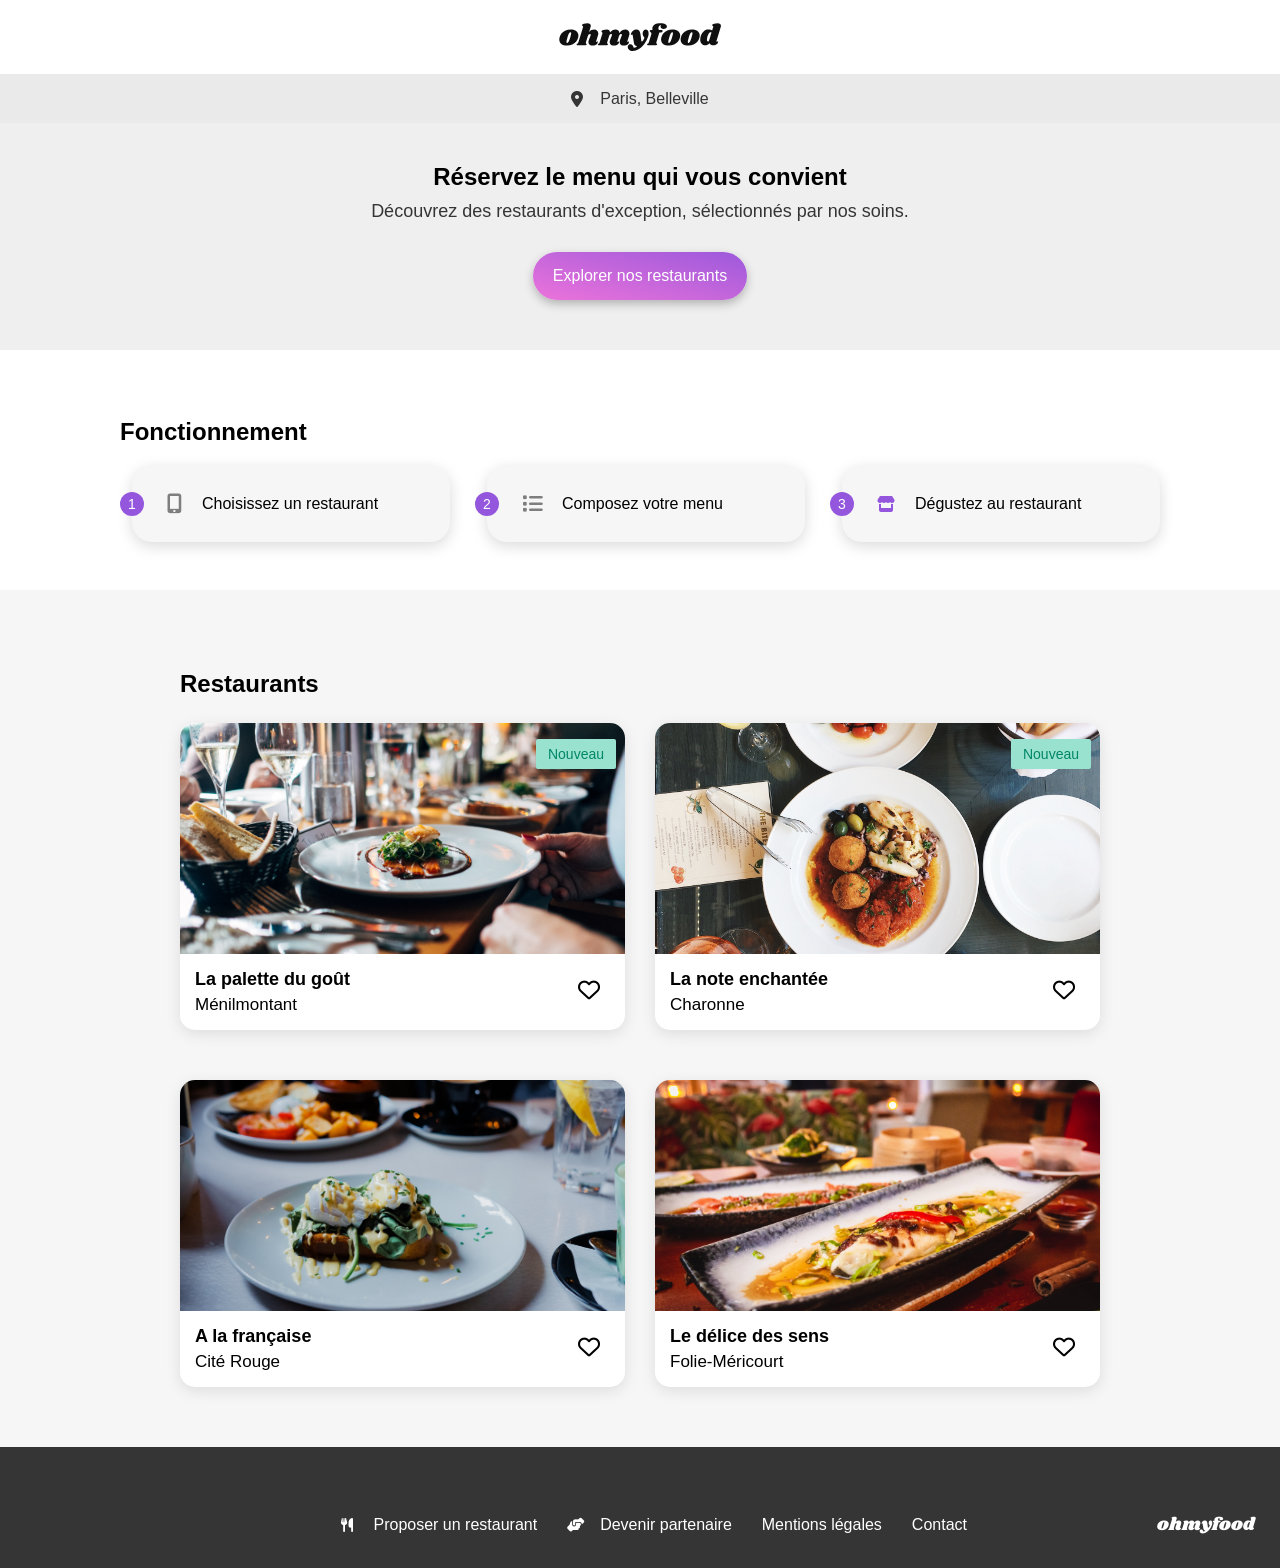
<file: index.html>
<!DOCTYPE html>
<html lang="fr">
<head>
    <meta charset="UTF-8">
    <meta name="viewport" content="width=device-width, initial-scale=1.0">
    <title>Ohmyfood - Réservez le menu qui vous convient</title>
    <!-- FontAwesome pour les icônes -->
    <link rel="stylesheet" href="https://cdnjs.cloudflare.com/ajax/libs/font-awesome/6.5.1/css/all.min.css">
    <!-- Fichier CSS compilé par le prépro Sass -->
    <link rel="stylesheet" href="./sass/main.css">
</head>
<body>



    <!-- spinner -->



    <div class="loader-container">
        <div class="loader-spinner"></div>
    </div>


    <!-- 1. HEADER -->
    <header class="header">
        <h1 class="header__logo">
            <img  class="header__img"  src="assets/images/logo/ohmyfood@2x.svg" alt="Ohmyfood">
        </h1>
    </header>

    <main>
        <!-- 2. LOCALISATION -->
        <div class="location">
            <i class="fa-solid fa-location-dot location__icon"></i>
            <span class="location__text">Paris, Belleville</span>
        </div>

        <!-- 3. PRESENTATION -->
        <section class="explore">
            <h2 class="explore__title">Réservez le menu qui vous convient</h2>
            <p class="explore__subtitle">Découvrez des restaurants d'exception, sélectionnés par nos soins.</p>
            <a href="#restaurants" class="explore__btn">Explorer nos restaurants</a>
        </section>

<!-- 4. FONCTIONNEMENT -->
<section class="functioning">
    <h2 class="functioning__title">Fonctionnement</h2>
    <ol class="functioning__list">
        <li class="functioning__step">
            <span class="functioning__number">1</span>
            <i class="fa-solid fa-mobile-screen-button functioning__icon"></i>
            <span class="functioning__text">Choisissez un restaurant</span>
        </li>
        <li class="functioning__step">
            <span class="functioning__number">2</span>
            <i class="fa-solid fa-list functioning__icon"></i>
            <span class="functioning__text">Composez votre menu</span>
        </li>
        <li class="functioning__step">
            <span class="functioning__number">3</span>
            <i class="fa-solid fa-store functioning__icon--active"></i>
            <span class="functioning__text">Dégustez au restaurant</span>
        </li>
    </ol>
</section>

        <!-- 5. RESTAURANTS -->
    <section id="restaurants" class="restaurants">
        <div class="restaurants__container">
    <h2 class="restaurants__title">Restaurants</h2>
    <div class="restaurants__cards">
                
                <!-- Carte 1 -->
<article class="restaurant-card restaurant-card--1">

    <a href="./restaurant/restaurant-1.html" class="restaurant-card__link">
        <div class="restaurant-card__img-container">

            <img src="./assets/images/logo/restaurants/jay-wennington-N_Y88TWmGwA-unsplash.jpg" alt="La palette du goût" class="restaurant-card__img">
            <span class="restaurant-card__badge">Nouveau</span>
        </div>
        
        <div class="restaurant-card__content">
            <div class="restaurant-card__txt">
                <h3 class="restaurant-card__title">La palette du goût</h3>
                <p class="restaurant-card__subtitle">Ménilmontant</p>
            </div>
        </div>
    </a> 


    <div class="restaurant-card__heart">
        <input type="checkbox" id="heart1" class="restaurant-card__checkbox">
        <label for="heart1" class="restaurant-card__heart-btn">
            <i class="fa-regular fa-heart"></i>
            <i class="fa-solid fa-heart"></i>
        </label>
    </div>
</article>

        <article class="restaurant-card restaurant-card--2">
            <a href="./restaurant/restaurant-2.html" class="restaurant-card__link">
                <div class="restaurant-card__img-container">
                    <img src="./assets/images/logo/restaurants/stil-u2Lp8tXIcjw-unsplash.jpg" alt="La palette du goût" class="restaurant-card__img">
                    <span class="restaurant-card__badge">Nouveau</span>                    
                </div>
                <div class="restaurant-card__content">
                    <div class="restaurant-card__txt">
                        <h3 class="restaurant-card__title">La note enchantée</h3>
                        <p class="restaurant-card__subtitle">Charonne</p>
                    </div>
                    <div class="restaurant-card__heart">
                        <input type="checkbox" id="heart2" class="restaurant-card__checkbox"> 


                        <label for="heart2" class="restaurant-card__heart-btn">
                        <i class="fa-regular fa-heart "></i>
                        <i class="fa-solid fa-heart "></i>
                    </label>
                    </div>
                </div>
            </a>
        </article>

        <article class="restaurant-card restaurant-card--3">
            <a href="./restaurant/restaurant-3.html" class="restaurant-card__link">
                <div class="restaurant-card__img-container">
                    <img src="./assets/images/logo/restaurants/toa-heftiba-DQKerTsQwi0-unsplash.jpg" alt="La palette du goût" class="restaurant-card__img">
                
                </div>
                <div class="restaurant-card__content">
                    <div class="restaurant-card__txt">
                        <h3 class="restaurant-card__title">A la française</h3>
                        <p class="restaurant-card__subtitle">Cité Rouge</p>
                    </div>
                    <div class="restaurant-card__heart">
                        <input type="checkbox" id="heart3" class="restaurant-card__checkbox"> 

                        <label for="heart3" class="restaurant-card__heart-btn">
                        <i class="fa-regular fa-heart "></i>
                        <i class="fa-solid fa-heart "></i>
                    </label>
                    </div>
                </div>
            </a>
        </article>

        <article class="restaurant-card restaurant-card--4">
            <a href="./restaurant/restaurant-4.html" class="restaurant-card__link">
                <div class="restaurant-card__img-container">
                    <img src="./assets/images/logo/restaurants/louis-hansel-shotsoflouis-qNBGVyOCY8Q-unsplash.jpg" alt="La palette du goût" class="restaurant-card__img">
                  
                </div>
                <div class="restaurant-card__content">
                    <div class="restaurant-card__txt">
                        <h3 class="restaurant-card__title">Le délice des sens</h3>
                        <p class="restaurant-card__subtitle">Folie-Méricourt</p>
                    </div>
                    <div class="restaurant-card__heart">
                        <input type="checkbox" id="heart4" class="restaurant-card__checkbox"> 

                        <label for="heart4" class="restaurant-card__heart-btn">
                        <i class="fa-regular fa-heart "></i>
                        <i class="fa-solid fa-heart "></i>
                    </label>
                    </div>
                </div>
            </a>
        </article>

            </div>
            </div>
        </section>
    </main>

   

    <!-- 6. FOOTER -->
<footer class="footer">
    <div class="footer__container">
        <!-- Logo Ohmyfood -->
        <h2 class="footer__logo">ohmyfood</h2>

        <!-- Liste des liens -->
        <ul class="footer__list">
            <li class="footer__item">
                <a href="#" class="footer__link">
                    <i class="fa-solid fa-utensils footer__icon"></i>
                    Proposer un restaurant
                </a>
            </li>
            <li class="footer__item">
                <a href="#" class="footer__link">
                    <i class="fa-solid fa-handshake-angle footer__icon"></i>
                    Devenir partenaire
                </a>
            </li>
            <li class="footer__item">
                <a href="#" class="footer__link">Mentions légales</a>
            </li>
            <li class="footer__item">
                <a href="mailto:contact@ohmyfood.com" class="footer__link">Contact</a>
            </li>
        </ul>
    </div>
</footer>

</body>
</html>
</file>
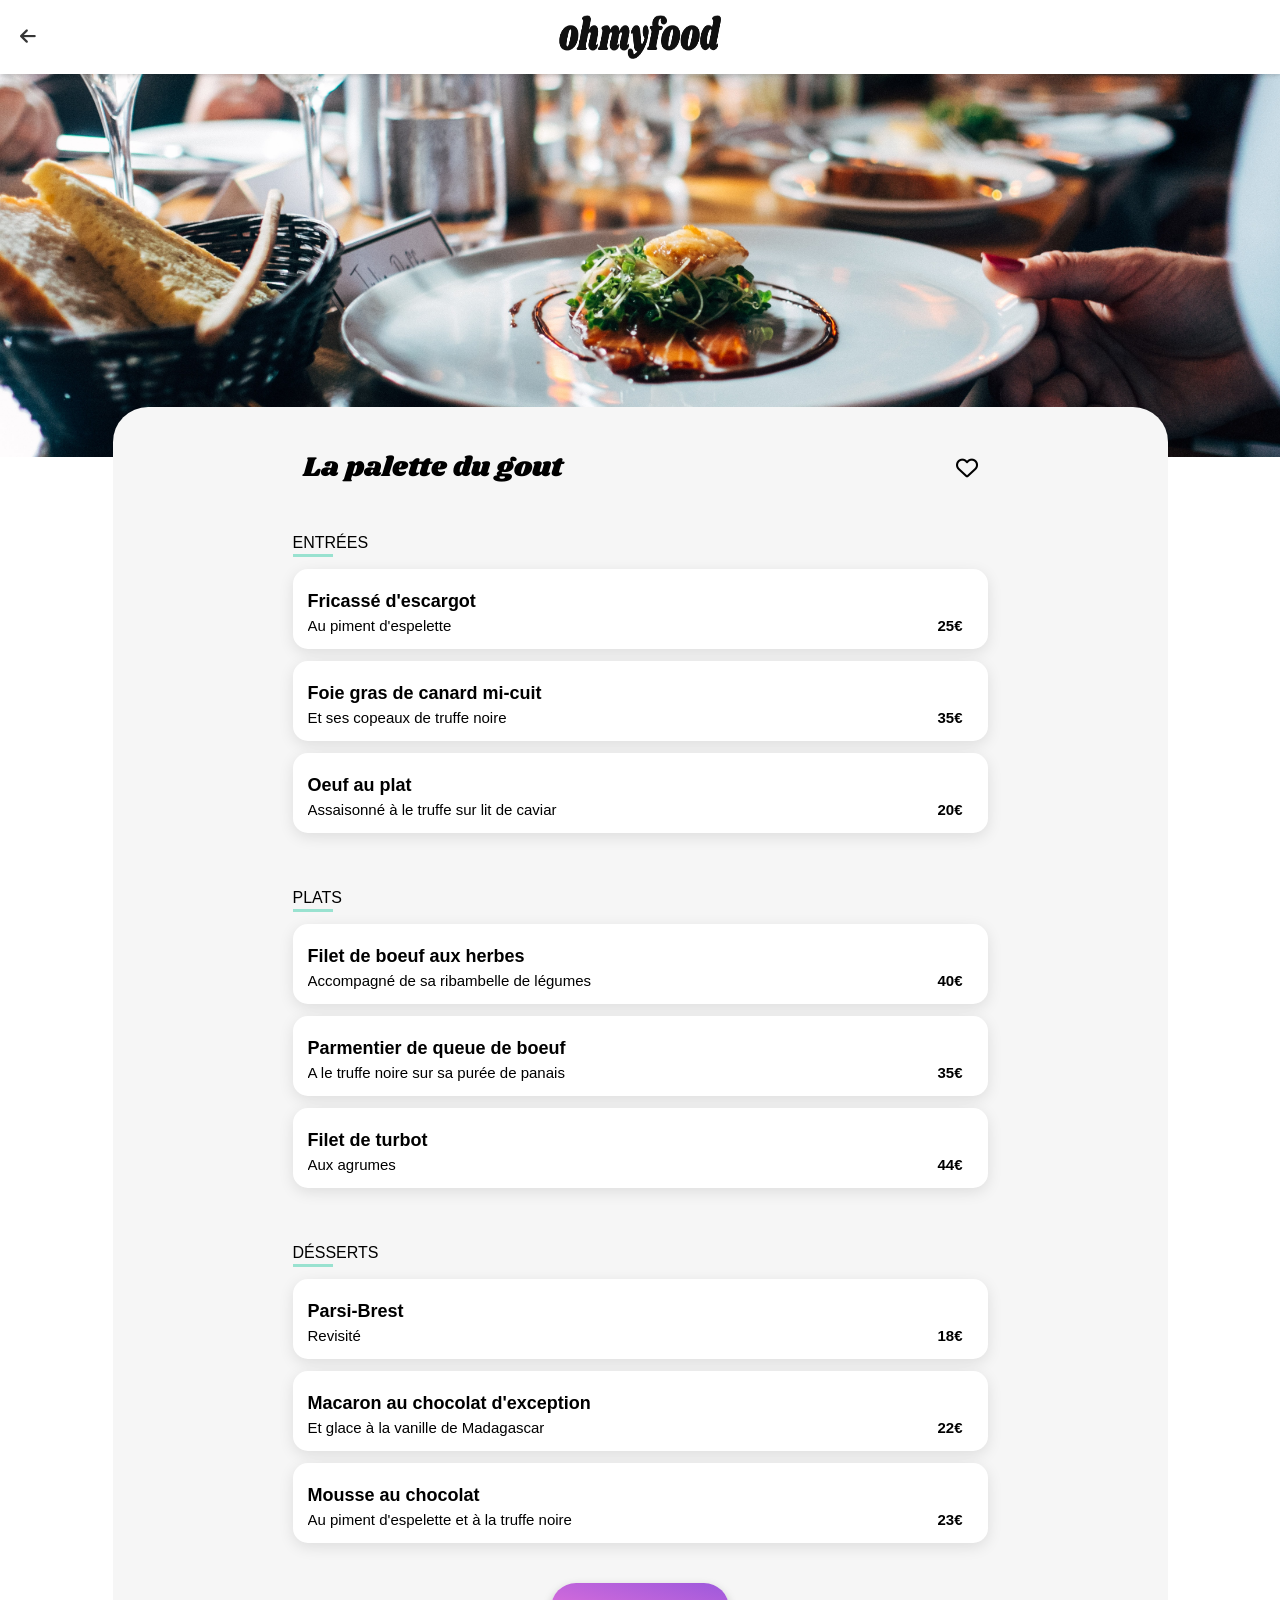
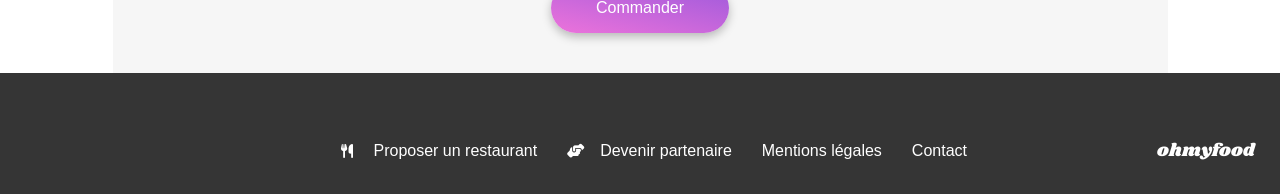
<file: restaurant/restaurant-1.html>
<!DOCTYPE html>
<html lang="en">
<head>
    <meta charset="UTF-8">
    <meta name="viewport" content="width=device-width, initial-scale=1.0">
    <title>La palette du gout</title>
    <link rel="stylesheet" href="../sass/main.css">
    <link rel="stylesheet" href="https://cdnjs.cloudflare.com/ajax/libs/font-awesome/6.4.0/css/all.min.css">
</head>
<body>
    


    <!-- 1. HEADER -->
    <header class="header">

        <a href="../index.html" class="header-restaurant__arrow">
            <i class="fa-solid fa-arrow-left"></i>
        </a>

        <h1 class="header__logo">
            <img  class="header__img"  src="../assets/images/logo/ohmyfood.png" alt="Ohmyfood">
        </h1>
    </header>


        <main>


            <img src="../assets/images/logo/restaurants/jay-wennington-N_Y88TWmGwA-unsplash.jpg" alt="" class="picture">

            <section class="menu">


                <div class="menu-header">

                    <h2 class="menu-title">La palette du gout</h2>
                     <div class="menu-heart">
                        <input type="checkbox" name="heart" id="heart-menu" class="menu-checkbox">
                        <label for="heart-menu" class="menu__heart-btn">
                         <i class="fa-regular fa-heart "></i>
                          <i class="fa-solid fa-heart "></i>
                          </label>
                     </div>

                </div>



             

                <section class="menu-section">
                    <h3 class="menu-section__title">Entrées</h3>
                    <div class="menu-section__list">

                        <article class="menu-card menu-card--1">

                            <div class="menu-card__txt">

                                <h4 class="menu-card__title">Fricassé d'escargot</h4>
                                <p class="menu-card__subtitle">Au piment d'espelette</p>
                            </div>
                            <span class="menu-card__price">25€</span>


                                            <div class="menu-card__button">
                                    <i class="fas fa-check-circle"></i>
                                </div>

                        </article>

                                                <article class="menu-card menu-card--2">

                            <div class="menu-card__txt">
                                <h4 class="menu-card__title">Foie gras de canard mi-cuit</h4>
                                <p class="menu-card__subtitle">Et ses copeaux de truffe noire</p>
                            </div>
                            <span class="menu-card__price">35€</span>

                                                            <div class="menu-card__button">
                                    <i class="fas fa-check-circle"></i>
                                </div>

                        </article>

                                                <article class="menu-card menu-card--3">

                            <div class="menu-card__txt">
                                <h4 class="menu-card__title">Oeuf au plat</h4>
                                <p class="menu-card__subtitle">Assaisonné à le truffe sur lit de caviar</p>
                            </div>
                            <span class="menu-card__price">20€</span>
                                                            <div class="menu-card__button">
                                    <i class="fas fa-check-circle"></i>
                                </div>

                        </article>






                        

                    </div>





                </section>

                




                 <!-- PLATS -->

                  <section class="menu-section">
                    <h3 class="menu-section__title">Plats</h3>
                    <div class="menu-section__list">

                        <article class="menu-card menu-card--1">

                            <div class="menu-card__txt">
                                <h4 class="menu-card__title">Filet de boeuf aux herbes</h4>
                                <p class="menu-card__subtitle">Accompagné de sa ribambelle de légumes</p>
                            </div>
                            <span class="menu-card__price">40€</span>
                                                            <div class="menu-card__button">
                                    <i class="fas fa-check-circle"></i>
                                </div>

                        </article>

                                                <article class="menu-card menu-card--2">

                            <div class="menu-card__txt">
                                <h4 class="menu-card__title">Parmentier de queue de boeuf</h4>
                                <p class="menu-card__subtitle">A le truffe noire sur sa purée de panais</p>
                            </div>
                            <span class="menu-card__price">35€</span>
                                                            <div class="menu-card__button">
                                    <i class="fas fa-check-circle"></i>
                                </div>

                        </article>

                                                <article class="menu-card menu-card--3">

                            <div class="menu-card__txt">
                                <h4 class="menu-card__title">Filet de turbot</h4>
                                <p class="menu-card__subtitle">Aux agrumes</p>
                            </div>
                            <span class="menu-card__price">44€</span>
                                                            <div class="menu-card__button">
                                    <i class="fas fa-check-circle"></i>
                                </div>

                        </article>






                         <!-- DESSERTS -->

                    </div>





                </section>



            



                  <section class="menu-section">
                    <h3 class="menu-section__title">Désserts</h3>
                    <div class="menu-section__list">

                        <article class="menu-card menu-card--1">

                            <div class="menu-card__txt">
                                <h4 class="menu-card__title">Parsi-Brest</h4>
                                <p class="menu-card__subtitle">Revisité</p>
                            </div>
                            <span class="menu-card__price">18€</span>
                                                            <div class="menu-card__button">
                                    <i class="fas fa-check-circle"></i>
                                </div>

                        </article>

                                                <article class="menu-card menu-card--2">

                            <div class="menu-card__txt">
                                <h4 class="menu-card__title">Macaron au chocolat d'exception</h4>
                                <p class="menu-card__subtitle">Et glace à la vanille de Madagascar</p>
                            </div>
                            <span class="menu-card__price">22€</span>
                                                            <div class="menu-card__button">
                                    <i class="fas fa-check-circle"></i>
                                </div>

                        </article>

                                                <article class="menu-card menu-card--3">

                            <div class="menu-card__txt">
                                <h4 class="menu-card__title">Mousse au chocolat</h4>
                                <p class="menu-card__subtitle">Au piment d'espelette et à la truffe noire</p>
                            </div>
                            <span class="menu-card__price">23€</span>

                                                            <div class="menu-card__button">
                                    <i class="fas fa-check-circle"></i>
                                </div>

                        </article>






                      

                    </div>





                </section>


                        <div class="menu__btn-container">
                        <button class="btn">Commander</button>
                    </div>

            </section>

        </main>





  <!-- 6. FOOTER -->
<footer class="footer">
    <div class="footer__container">
        <!-- Logo Ohmyfood -->
        <h2 class="footer__logo">ohmyfood</h2>

        <!-- Liste des liens -->
        <ul class="footer__list">
            <li class="footer__item">
                <a href="#" class="footer__link">
                    <i class="fa-solid fa-utensils footer__icon"></i>
                    Proposer un restaurant
                </a>
            </li>
            <li class="footer__item">
                <a href="#" class="footer__link">
                    <i class="fa-solid fa-handshake-angle footer__icon"></i>
                    Devenir partenaire
                </a>
            </li>
            <li class="footer__item">
                <a href="#" class="footer__link">Mentions légales</a>
            </li>
            <li class="footer__item">
                <a href="mailto:contact@ohmyfood.com" class="footer__link">Contact</a>
            </li>
        </ul>
    </div>
</footer>


</body>
</html>
</file>
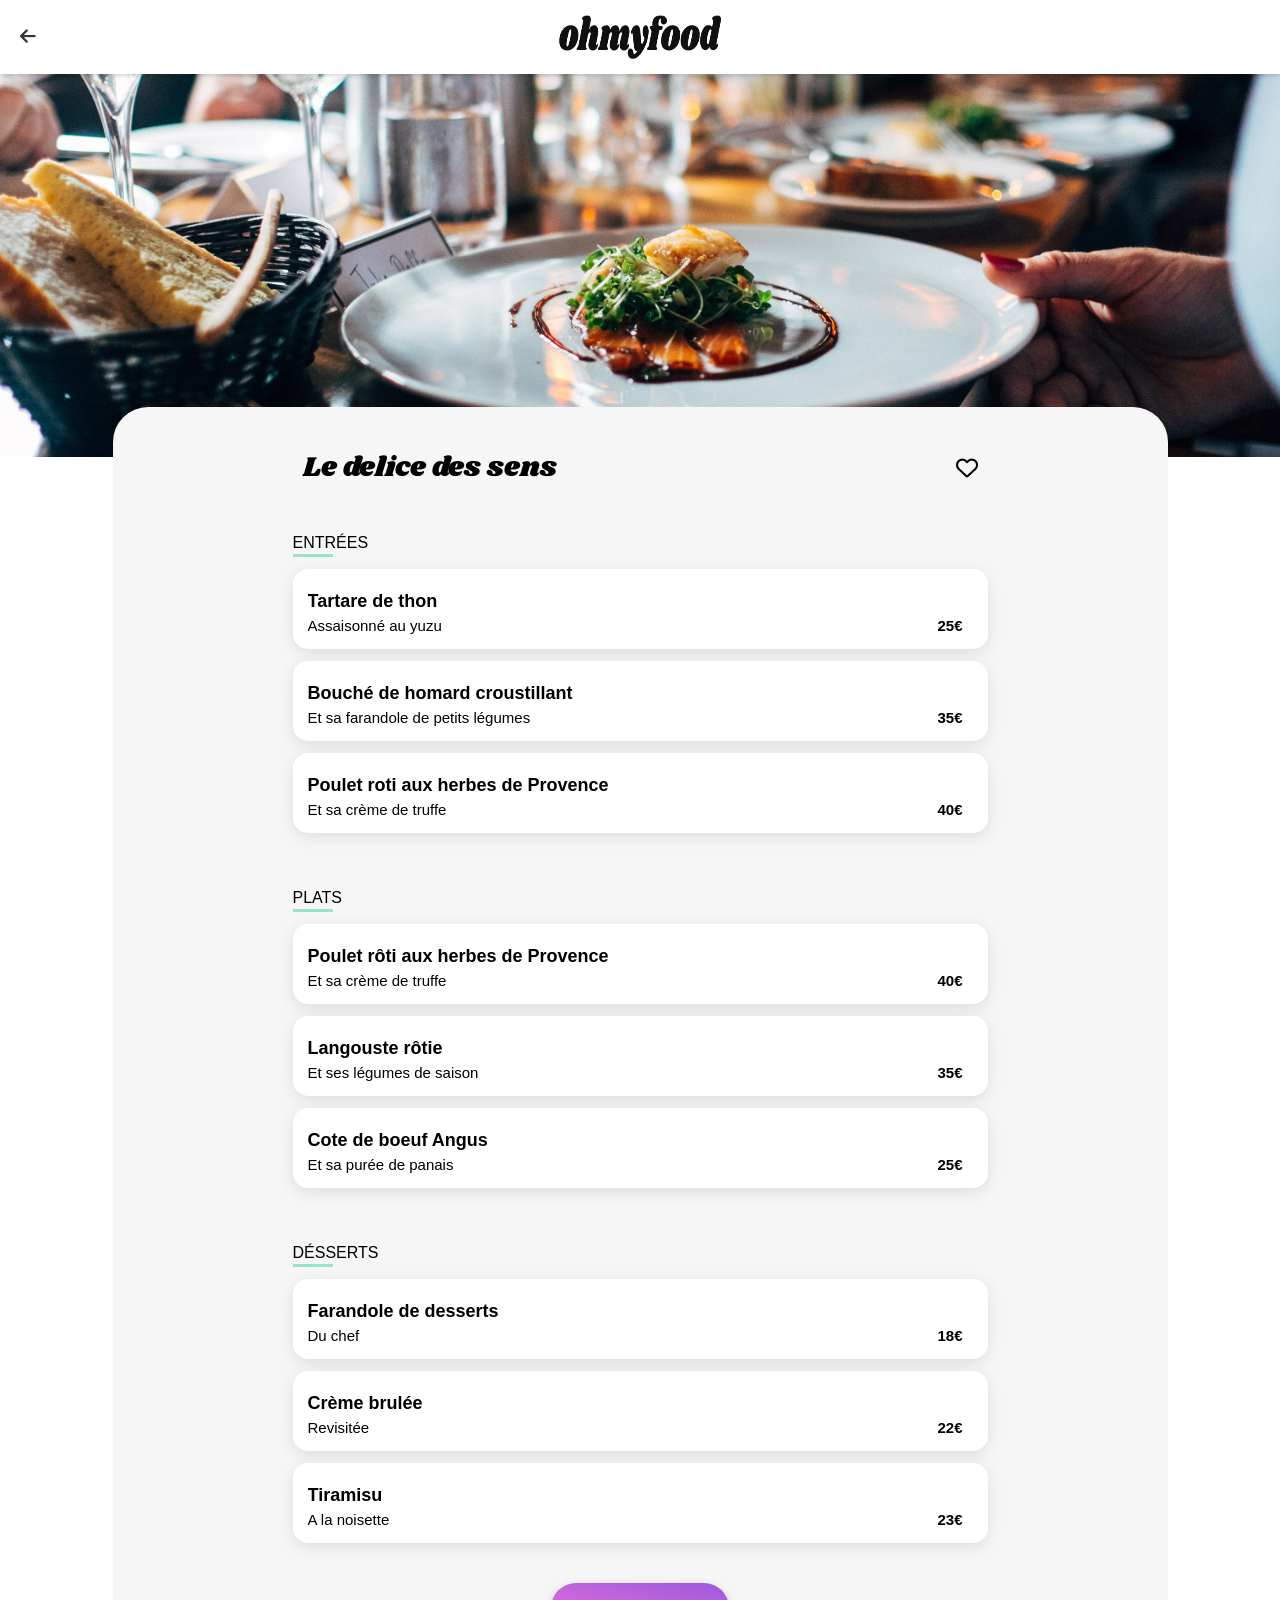
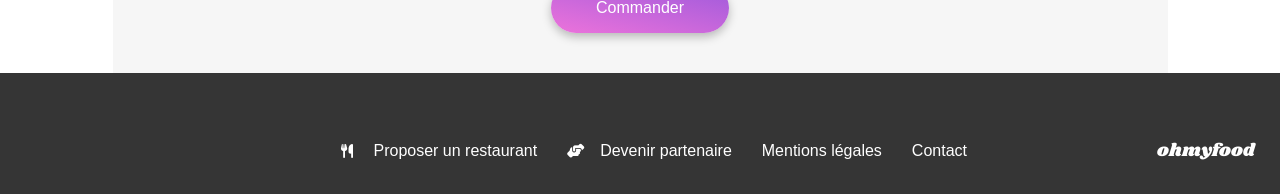
<file: restaurant/restaurant-2.html>
<!DOCTYPE html>
<html lang="en">
<head>
    <meta charset="UTF-8">
    <meta name="viewport" content="width=device-width, initial-scale=1.0">
    <title>La note enchantée</title>
    <link rel="stylesheet" href="../sass/main.css">
    <link rel="stylesheet" href="https://cdnjs.cloudflare.com/ajax/libs/font-awesome/6.4.0/css/all.min.css">
</head>
<body>
    


    <!-- 1. HEADER -->
    <header class="header">

        <a href="../index.html" class="header-restaurant__arrow">
            <i class="fa-solid fa-arrow-left"></i>
        </a>

        <h1 class="header__logo">
            <img  class="header__img"  src="../assets/images/logo/ohmyfood.png" alt="Ohmyfood">
        </h1>
    </header>


        <main>


            <img src="../assets/images/logo/restaurants/jay-wennington-N_Y88TWmGwA-unsplash.jpg" alt="" class="picture">

            <section class="menu">


                <div class="menu-header">

                    <h2 class="menu-title">Le delice des sens</h2>
                     <div class="menu-heart">
                        <input type="checkbox" name="heart" id="heart-menu" class="menu-checkbox">
                        <label for="heart-menu" class="menu__heart-btn">
                         <i class="fa-regular fa-heart "></i>
                          <i class="fa-solid fa-heart "></i>
                          </label>
                     </div>

                </div>



             

                <section class="menu-section">
                    <h3 class="menu-section__title">Entrées</h3>
                    <div class="menu-section__list">

                        <article class="menu-card menu-card--1">

                            <div class="menu-card__txt">
                                <h4 class="menu-card__title">Tartare de thon</h4>
                                <p class="menu-card__subtitle">Assaisonné au yuzu</p>
                            </div>
                            <span class="menu-card__price">25€</span>
                            <div class="menu-card__button">
                                    <i class="fas fa-check-circle"></i>
                                </div>

                        </article>

                                                <article class="menu-card menu-card--2">

                            <div class="menu-card__txt">
                                <h4 class="menu-card__title">Bouché de homard croustillant</h4>
                                <p class="menu-card__subtitle">Et sa farandole de petits légumes</p>
                            </div>
                            <span class="menu-card__price">35€</span>
                            <div class="menu-card__button">
                                    <i class="fas fa-check-circle"></i>
                                </div>

                        </article>

                                                <article class="menu-card menu-card--3">

                            <div class="menu-card__txt">
                                <h4 class="menu-card__title">Poulet roti aux herbes de Provence</h4>
                                <p class="menu-card__subtitle">Et sa crème de truffe</p>
                            </div>
                            <span class="menu-card__price">40€</span>
                            <div class="menu-card__button">
                                    <i class="fas fa-check-circle"></i>
                                </div>

                        </article>






                        

                    </div>





                </section>

                




                 <!-- PLATS -->

                  <section class="menu-section">
                    <h3 class="menu-section__title">Plats</h3>
                    <div class="menu-section__list">

                        <article class="menu-card menu-card--1">

                            <div class="menu-card__txt">
                                <h4 class="menu-card__title">Poulet rôti aux herbes de Provence</h4>
                                <p class="menu-card__subtitle">Et sa crème de truffe</p>
                            </div>
                            <span class="menu-card__price">40€</span>
                            <div class="menu-card__button">
                                    <i class="fas fa-check-circle"></i>
                                </div>

                        </article>

                                                <article class="menu-card menu-card--2">

                            <div class="menu-card__txt">
                                <h4 class="menu-card__title">Langouste rôtie</h4>
                                <p class="menu-card__subtitle">Et ses légumes de saison</p>
                            </div>
                            <span class="menu-card__price">35€</span>
                            <div class="menu-card__button">
                                    <i class="fas fa-check-circle"></i>
                                </div>

                        </article>

                                                <article class="menu-card menu-card--3">

                            <div class="menu-card__txt">
                                <h4 class="menu-card__title">Cote de boeuf Angus</h4>
                                <p class="menu-card__subtitle">Et sa purée de panais</p>
                            </div>
                            <span class="menu-card__price">25€</span>
                            <div class="menu-card__button">
                                    <i class="fas fa-check-circle"></i>
                                </div>

                        </article>






                         <!-- DESsERTs -->

                    </div>





                </section>



            



                  <section class="menu-section">
                    <h3 class="menu-section__title">Désserts</h3>
                    <div class="menu-section__list">

                        <article class="menu-card menu-card--1">

                            <div class="menu-card__txt">
                                <h4 class="menu-card__title">Farandole de desserts</h4>
                                <p class="menu-card__subtitle">Du chef</p>
                            </div>
                            <span class="menu-card__price">18€</span>
                            <div class="menu-card__button">
                                    <i class="fas fa-check-circle"></i>
                                </div>

                        </article>

                                                <article class="menu-card menu-card--2">

                            <div class="menu-card__txt">
                                <h4 class="menu-card__title">Crème brulée</h4>
                                <p class="menu-card__subtitle">Revisitée</p>
                            </div>
                            <span class="menu-card__price">22€</span>
                            <div class="menu-card__button">
                                    <i class="fas fa-check-circle"></i>
                                </div>

                        </article>

                                                <article class="menu-card menu-card--3">

                            <div class="menu-card__txt">
                                <h4 class="menu-card__title">Tiramisu</h4>
                                <p class="menu-card__subtitle">A la noisette</p>
                            </div>
                            <span class="menu-card__price">23€</span>
                            <div class="menu-card__button">
                                    <i class="fas fa-check-circle"></i>
                                </div>

                        </article>






                      

                    </div>





                </section>


                        <div class="menu__btn-container">
                        <button class="btn">Commander</button>
                    </div>

            </section>

        </main>





  <!-- 6. FOOTER -->
<footer class="footer">
    <div class="footer__container">
        <!-- Logo Ohmyfood -->
        <h2 class="footer__logo">ohmyfood</h2>

        <!-- Liste des liens -->
        <ul class="footer__list">
            <li class="footer__item">
                <a href="#" class="footer__link">
                    <i class="fa-solid fa-utensils footer__icon"></i>
                    Proposer un restaurant
                </a>
            </li>
            <li class="footer__item">
                <a href="#" class="footer__link">
                    <i class="fa-solid fa-handshake-angle footer__icon"></i>
                    Devenir partenaire
                </a>
            </li>
            <li class="footer__item">
                <a href="#" class="footer__link">Mentions légales</a>
            </li>
            <li class="footer__item">
                <a href="mailto:contact@ohmyfood.com" class="footer__link">Contact</a>
            </li>
        </ul>
    </div>
</footer>


</body>
</html>
</file>
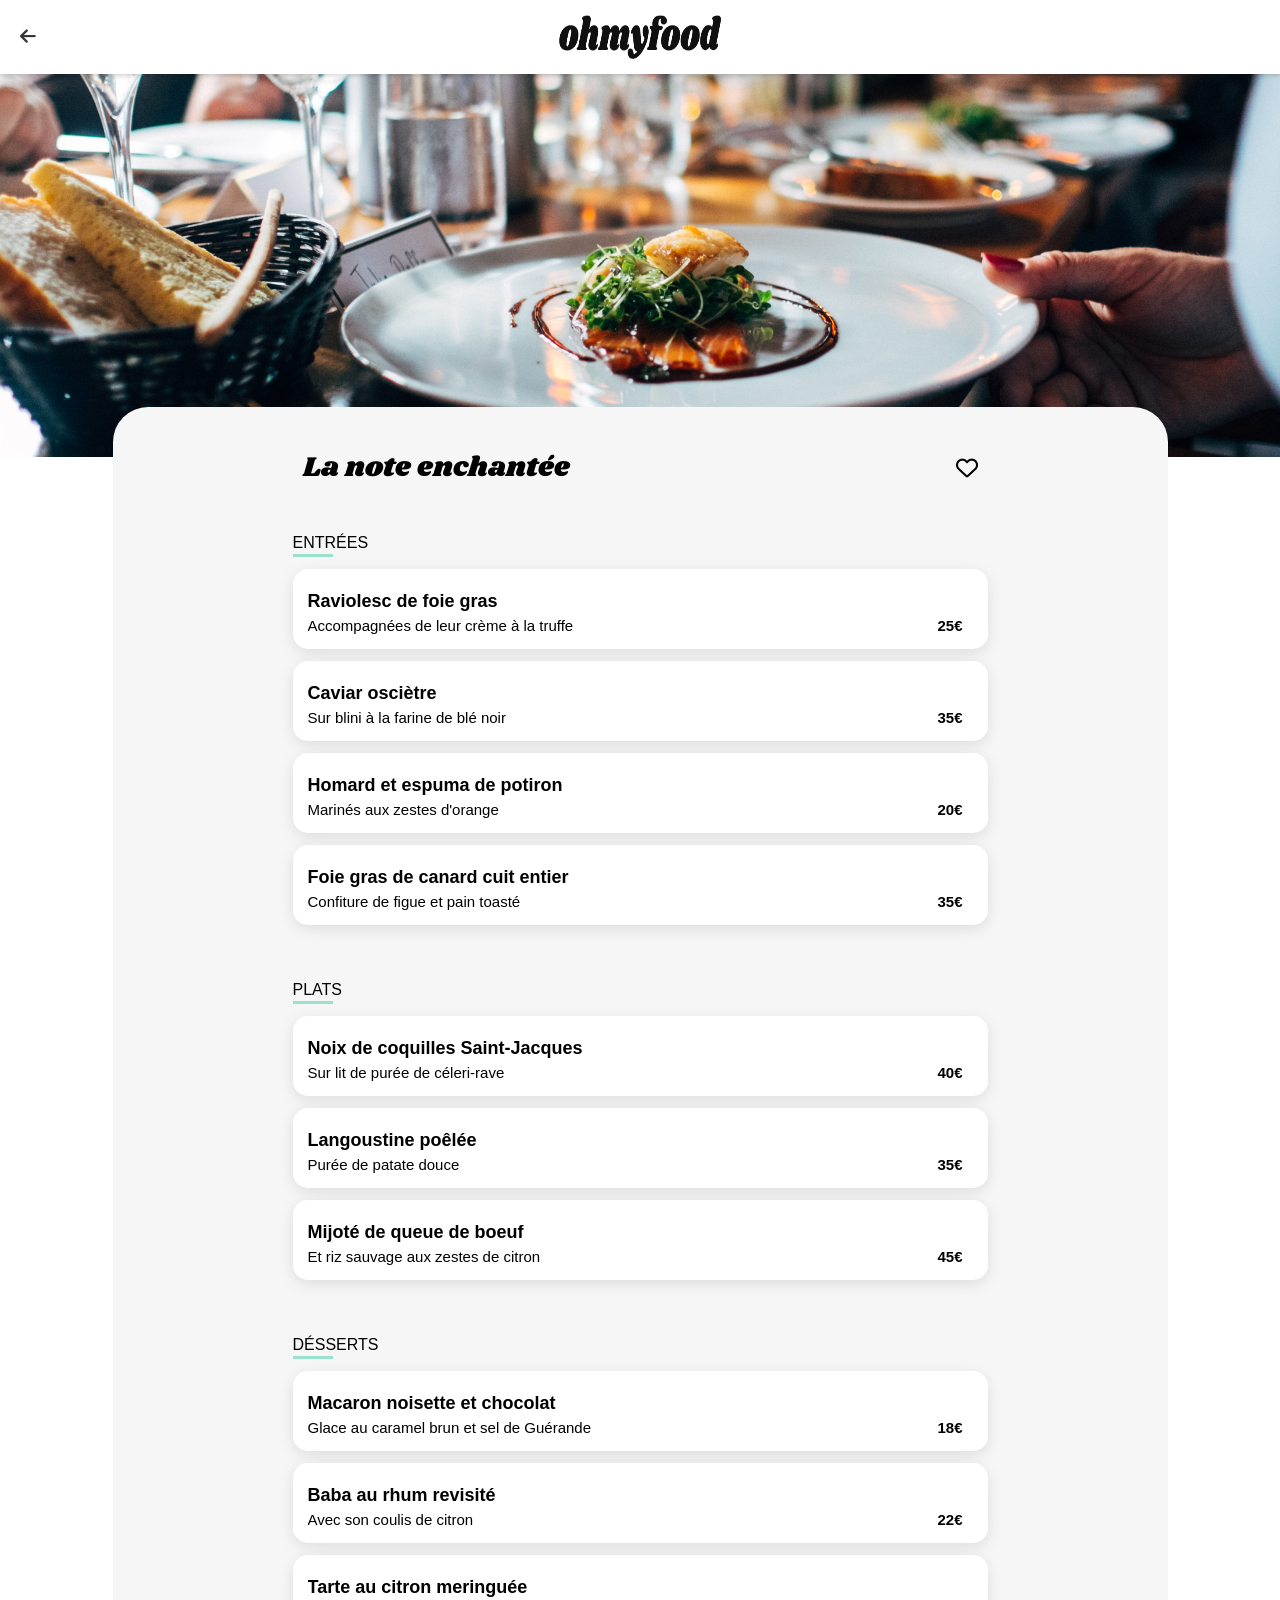
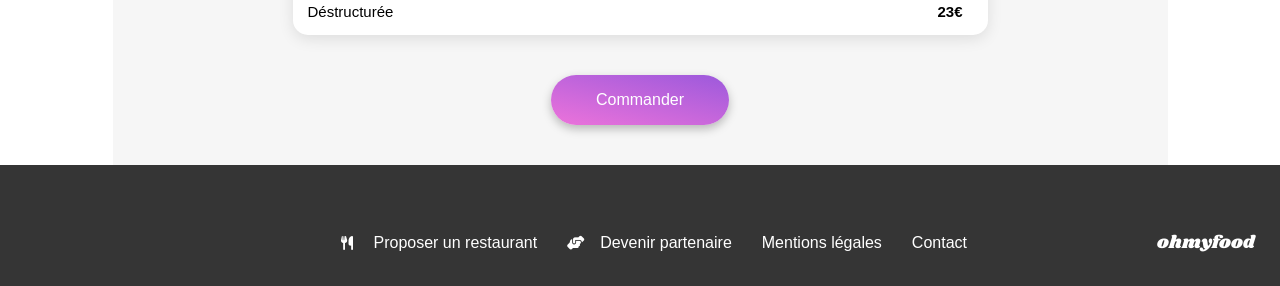
<file: restaurant/restaurant-3.html>
<!DOCTYPE html>
<html lang="en">
<head>
    <meta charset="UTF-8">
    <meta name="viewport" content="width=device-width, initial-scale=1.0">
    <title>A la française</title>
    <link rel="stylesheet" href="../sass/main.css">
    <link rel="stylesheet" href="https://cdnjs.cloudflare.com/ajax/libs/font-awesome/6.4.0/css/all.min.css">
</head>
<body>
    


    <!-- 1. HEADER -->
    <header class="header">

        <a href="../index.html" class="header-restaurant__arrow">
            <i class="fa-solid fa-arrow-left"></i>
        </a>

        <h1 class="header__logo">
            <img  class="header__img"  src="../assets/images/logo/ohmyfood.png" alt="Ohmyfood">
        </h1>
    </header>


        <main>


            <img src="../assets/images/logo/restaurants/jay-wennington-N_Y88TWmGwA-unsplash.jpg" alt="" class="picture">

            <section class="menu">


                <div class="menu-header">

                    <h2 class="menu-title">La note enchantée</h2>
                     <div class="menu-heart">
                        <input type="checkbox" name="heart" id="heart-menu" class="menu-checkbox">
                        <label for="heart-menu" class="menu__heart-btn">
                         <i class="fa-regular fa-heart "></i>
                          <i class="fa-solid fa-heart "></i>
                          </label>
                     </div>

                </div>



             

                <section class="menu-section">
                    <h3 class="menu-section__title">Entrées</h3>
                    <div class="menu-section__list">

                        <article class="menu-card menu-card--1">

                            <div class="menu-card__txt">
                                <h4 class="menu-card__title">Raviolesc de foie gras</h4>
                                <p class="menu-card__subtitle">Accompagnées de leur crème à la truffe</p>
                            </div>
                            <span class="menu-card__price">25€</span>

                                <div class="menu-card__button">
                                    <i class="fas fa-check-circle"></i>
                                </div>

                        </article>

                                                <article class="menu-card menu-card--2">

                            <div class="menu-card__txt">
                                <h4 class="menu-card__title">Caviar osciètre</h4>
                                <p class="menu-card__subtitle">Sur blini à la farine de blé noir</p>
                            </div>
                            <span class="menu-card__price">35€</span>
                                <div class="menu-card__button">
                                    <i class="fas fa-check-circle"></i>
                                </div>

                        </article>

                                                <article class="menu-card menu-card--3">

                            <div class="menu-card__txt">
                                <h4 class="menu-card__title">Homard et espuma de potiron</h4>
                                <p class="menu-card__subtitle">Marinés aux zestes d'orange</p>
                            </div>
                            <span class="menu-card__price">20€</span>

                                  <div class="menu-card__button">
                                    <i class="fas fa-check-circle"></i>
                                </div>

                        </article>

                                                                        <article class="menu-card menu-card--4">

                            <div class="menu-card__txt">
                                <h4 class="menu-card__title">Foie gras de canard cuit entier</h4>
                                <p class="menu-card__subtitle">Confiture de figue et pain toasté</p>
                            </div>
                            <span class="menu-card__price">35€</span>


                                <div class="menu-card__button">
                                    <i class="fas fa-check-circle"></i>
                                </div>

                        </article>






                        

                    </div>





                </section>

                




                 <!-- PLATS -->

                  <section class="menu-section">
                    <h3 class="menu-section__title">Plats</h3>
                    <div class="menu-section__list">

                        <article class="menu-card menu-card--1">

                            <div class="menu-card__txt">
                                <h4 class="menu-card__title">Noix de coquilles Saint-Jacques</h4>
                                <p class="menu-card__subtitle">Sur lit de purée de céleri-rave</p>
                            </div>
                            <span class="menu-card__price">40€</span>
                                <div class="menu-card__button">
                                    <i class="fas fa-check-circle"></i>
                                </div>

                        </article>

                                                <article class="menu-card menu-card--2">

                            <div class="menu-card__txt">
                                <h4 class="menu-card__title">Langoustine poêlée</h4>
                                <p class="menu-card__subtitle">Purée de patate douce</p>
                            </div>
                            <span class="menu-card__price">35€</span>
                                <div class="menu-card__button">
                                    <i class="fas fa-check-circle"></i>
                                </div>

                        </article>

                                                <article class="menu-card menu-card--3">

                            <div class="menu-card__txt">
                                <h4 class="menu-card__title">Mijoté de queue de boeuf</h4>
                                <p class="menu-card__subtitle">Et riz sauvage aux zestes de citron</p>
                            </div>
                            <span class="menu-card__price">45€</span>
                                 <div class="menu-card__button">
                                    <i class="fas fa-check-circle"></i>
                                </div>

                        </article>






                         <!-- DESSERTS -->

                    </div>





                </section>



            



                  <section class="menu-section">
                    <h3 class="menu-section__title">Désserts</h3>
                    <div class="menu-section__list">

                        <article class="menu-card menu-card--1">

                            <div class="menu-card__txt">
                                <h4 class="menu-card__title">Macaron noisette et chocolat</h4>
                                <p class="menu-card__subtitle">Glace au caramel brun et sel de Guérande</p>
                            </div>
                            <span class="menu-card__price">18€</span>
                                 <div class="menu-card__button">
                                    <i class="fas fa-check-circle"></i>
                                </div>

                        </article>

                                                <article class="menu-card menu-card--2">

                            <div class="menu-card__txt">
                                <h4 class="menu-card__title">Baba au rhum revisité</h4>
                                <p class="menu-card__subtitle">Avec son coulis de citron</p>
                            </div>
                            <span class="menu-card__price">22€</span>
                                 <div class="menu-card__button">
                                    <i class="fas fa-check-circle"></i>
                                </div>

                        </article>

                                                <article class="menu-card menu-card--3">

                            <div class="menu-card__txt">
                                <h4 class="menu-card__title">Tarte au citron meringuée</h4>
                                <p class="menu-card__subtitle">Déstructurée</p>
                            </div>
                            <span class="menu-card__price">23€</span>
                                 <div class="menu-card__button">
                                    <i class="fas fa-check-circle"></i>
                                </div>

                        </article>






                      

                    </div>





                </section>


                        <div class="menu__btn-container">
                        <button class="btn">Commander</button>
                    </div>

            </section>

        </main>





  <!-- 6. FOOTER -->
<footer class="footer">
    <div class="footer__container">
        <!-- Logo Ohmyfood -->
        <h2 class="footer__logo">ohmyfood</h2>

        <!-- Liste des liens -->
        <ul class="footer__list">
            <li class="footer__item">
                <a href="#" class="footer__link">
                    <i class="fa-solid fa-utensils footer__icon"></i>
                    Proposer un restaurant
                </a>
            </li>
            <li class="footer__item">
                <a href="#" class="footer__link">
                    <i class="fa-solid fa-handshake-angle footer__icon"></i>
                    Devenir partenaire
                </a>
            </li>
            <li class="footer__item">
                <a href="#" class="footer__link">Mentions légales</a>
            </li>
            <li class="footer__item">
                <a href="mailto:contact@ohmyfood.com" class="footer__link">Contact</a>
            </li>
        </ul>
    </div>
</footer>


</body>
</html>
</file>
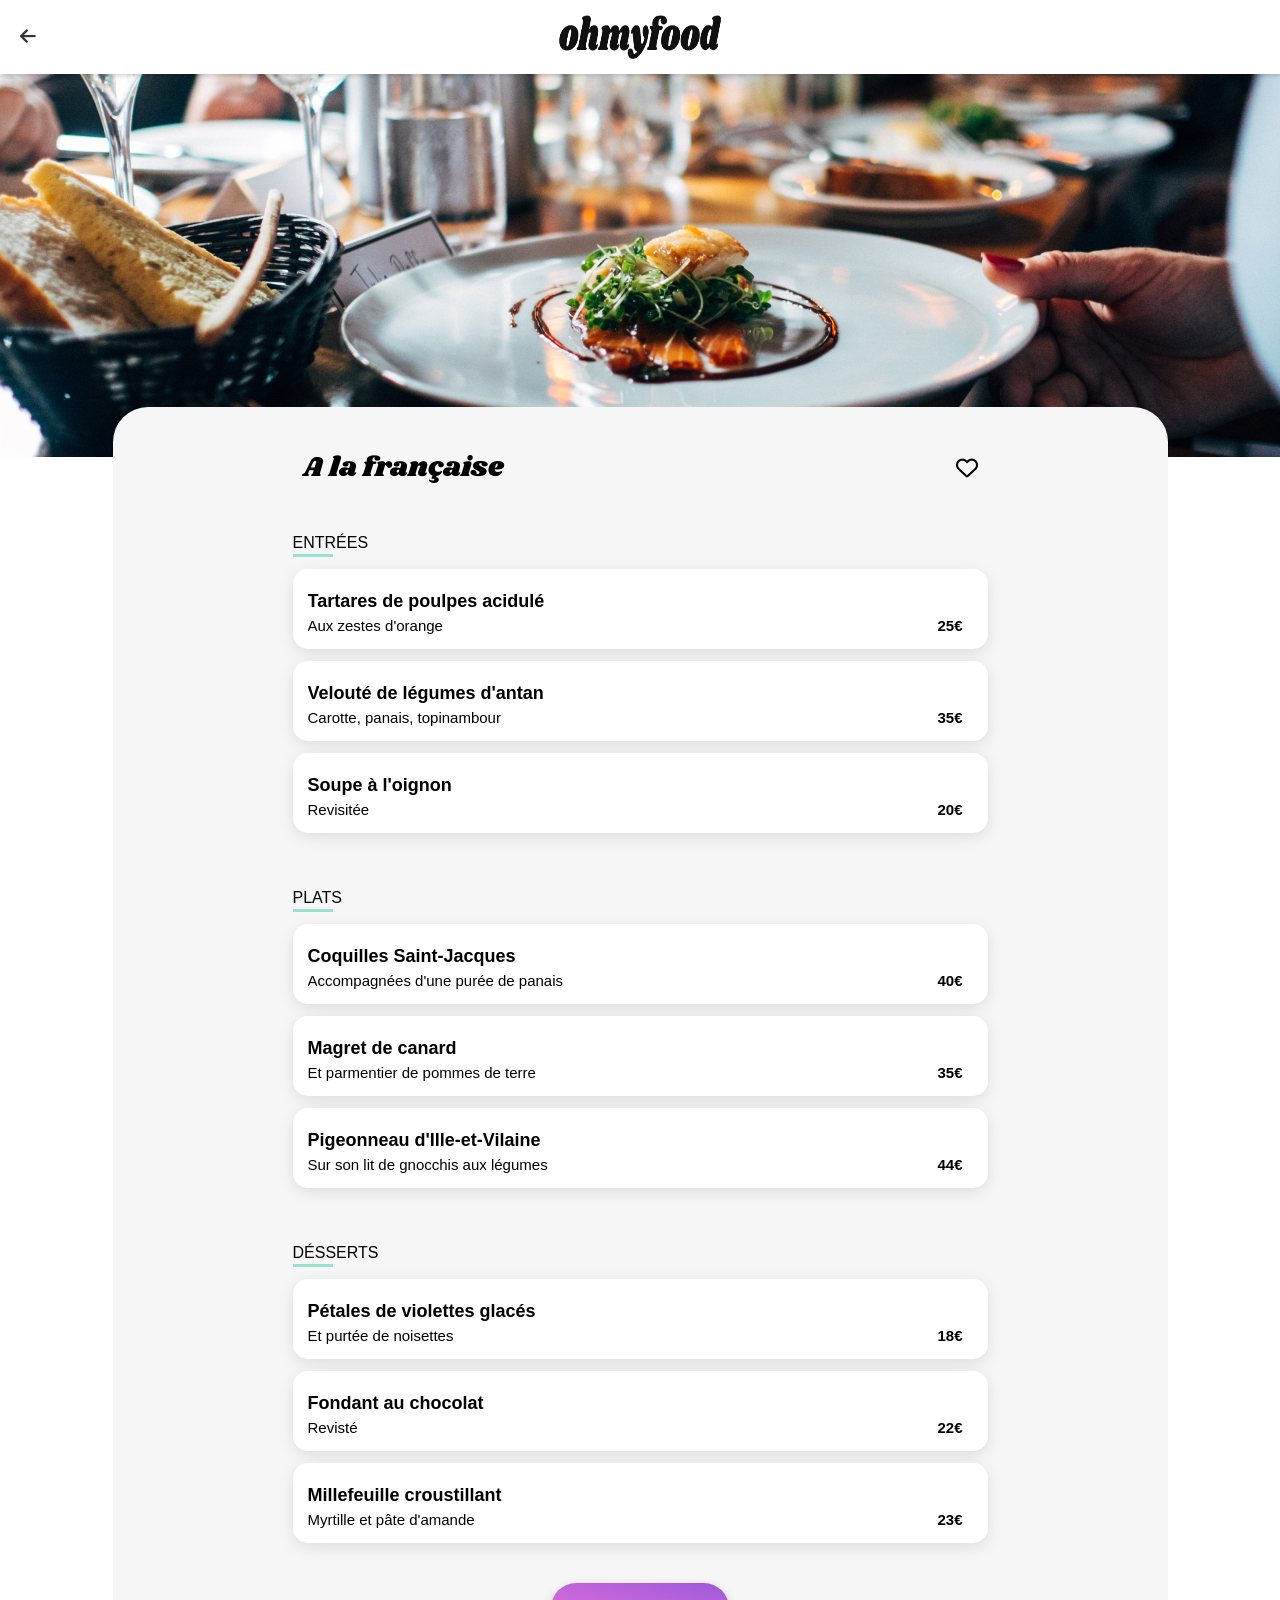
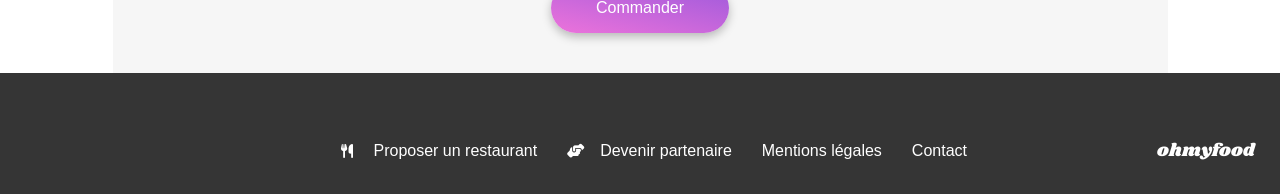
<file: restaurant/restaurant-4.html>
<!DOCTYPE html>
<html lang="en">
<head>
    <meta charset="UTF-8">
    <meta name="viewport" content="width=device-width, initial-scale=1.0">
    <title>Le délice des sens</title>
    <link rel="stylesheet" href="../sass/main.css">
    <link rel="stylesheet" href="https://cdnjs.cloudflare.com/ajax/libs/font-awesome/6.4.0/css/all.min.css">
</head>
<body>
    


    <!-- 1. HEADER -->
    <header class="header">

        <a href="../index.html" class="header-restaurant__arrow">
            <i class="fa-solid fa-arrow-left"></i>
        </a>

        <h1 class="header__logo">
            <img  class="header__img"  src="../assets/images/logo/ohmyfood.png" alt="Ohmyfood">
        </h1>
    </header>


        <main>


            <img src="../assets/images/logo/restaurants/jay-wennington-N_Y88TWmGwA-unsplash.jpg" alt="" class="picture">

            <section class="menu">


                <div class="menu-header">

                    <h2 class="menu-title">A la française</h2>
                     <div class="menu-heart">
                        <input type="checkbox" name="heart" id="heart-menu" class="menu-checkbox">
                        <label for="heart-menu" class="menu__heart-btn">
                         <i class="fa-regular fa-heart "></i>
                          <i class="fa-solid fa-heart "></i>
                          </label>
                     </div>

                </div>



             

                <section class="menu-section">
                    <h3 class="menu-section__title">Entrées</h3>
                    <div class="menu-section__list">

                        <article class="menu-card menu-card--1">

                            <div class="menu-card__txt">
                                <h4 class="menu-card__title">Tartares de poulpes acidulé</h4>
                                <p class="menu-card__subtitle">Aux zestes d'orange</p>
                            </div>
                            <span class="menu-card__price">25€</span>
                                <div class="menu-card__button">
                                    <i class="fas fa-check-circle"></i>
                                </div>

                        </article>

                                                <article class="menu-card menu-card--2">

                            <div class="menu-card__txt">
                                <h4 class="menu-card__title">Velouté de légumes d'antan</h4>
                                <p class="menu-card__subtitle">Carotte, panais, topinambour</p>
                            </div>
                            <span class="menu-card__price">35€</span>
                                <div class="menu-card__button">
                                    <i class="fas fa-check-circle"></i>
                                </div>

                        </article>

                                                <article class="menu-card menu-card--3">

                            <div class="menu-card__txt">
                                <h4 class="menu-card__title">Soupe à l'oignon</h4>
                                <p class="menu-card__subtitle">Revisitée</p>
                            </div>
                            <span class="menu-card__price">20€</span>
                                <div class="menu-card__button">
                                    <i class="fas fa-check-circle"></i>
                                </div>

                        </article>






                        

                    </div>





                </section>

                




                 <!-- PLATS -->

                  <section class="menu-section">
                    <h3 class="menu-section__title">Plats</h3>
                    <div class="menu-section__list">

                        <article class="menu-card menu-card--1">

                            <div class="menu-card__txt">
                                <h4 class="menu-card__title">Coquilles Saint-Jacques</h4>
                                <p class="menu-card__subtitle">Accompagnées d'une purée de panais</p>
                            </div>
                            <span class="menu-card__price">40€</span>
                                <div class="menu-card__button">
                                    <i class="fas fa-check-circle"></i>
                                </div>

                        </article>

                                                <article class="menu-card menu-card--2">

                            <div class="menu-card__txt">
                                <h4 class="menu-card__title">Magret de canard</h4>
                                <p class="menu-card__subtitle">Et parmentier de pommes de terre</p>
                            </div>
                            <span class="menu-card__price">35€</span>
                                 <div class="menu-card__button">
                                    <i class="fas fa-check-circle"></i>
                                </div>

                        </article>

                                                <article class="menu-card menu-card--3">

                            <div class="menu-card__txt">
                                <h4 class="menu-card__title">Pigeonneau d'Ille-et-Vilaine</h4>
                                <p class="menu-card__subtitle">Sur son lit de gnocchis aux légumes</p>
                            </div>
                            <span class="menu-card__price">44€</span>
                                <div class="menu-card__button">
                                    <i class="fas fa-check-circle"></i>
                                </div>

                        </article>






                         <!-- DESSERTS -->

                    </div>





                </section>



            



                  <section class="menu-section">
                    <h3 class="menu-section__title">Désserts</h3>
                    <div class="menu-section__list">

                        <article class="menu-card menu-card--1">

                            <div class="menu-card__txt">
                                <h4 class="menu-card__title">Pétales de violettes glacés</h4>
                                <p class="menu-card__subtitle">Et purtée de noisettes</p>
                            </div>
                            <span class="menu-card__price">18€</span>
                                 <div class="menu-card__button">
                                    <i class="fas fa-check-circle"></i>
                                </div>

                        </article>

                                                <article class="menu-card menu-card--2">

                            <div class="menu-card__txt">
                                <h4 class="menu-card__title">Fondant au chocolat</h4>
                                <p class="menu-card__subtitle">Revisté</p>
                            </div>
                            <span class="menu-card__price">22€</span>
                                 <div class="menu-card__button">
                                    <i class="fas fa-check-circle"></i>
                                </div>

                        </article>

                                                <article class="menu-card menu-card--3">

                            <div class="menu-card__txt">
                                <h4 class="menu-card__title">Millefeuille croustillant</h4>
                                <p class="menu-card__subtitle">Myrtille et pâte d'amande</p>
                            </div>
                            <span class="menu-card__price">23€</span>
                                 <div class="menu-card__button">
                                    <i class="fas fa-check-circle"></i>
                                </div>

                        </article>






                      

                    </div>





                </section>


                        <div class="menu__btn-container">
                        <button class="btn">Commander</button>
                    </div>

            </section>

        </main>





  <!-- 6. FOOTER -->
<footer class="footer">
    <div class="footer__container">
        <!-- Logo Ohmyfood -->
        <h2 class="footer__logo">ohmyfood</h2>

        <!-- Liste des liens -->
        <ul class="footer__list">
            <li class="footer__item">
                <a href="#" class="footer__link">
                    <i class="fa-solid fa-utensils footer__icon"></i>
                    Proposer un restaurant
                </a>
            </li>
            <li class="footer__item">
                <a href="#" class="footer__link">
                    <i class="fa-solid fa-handshake-angle footer__icon"></i>
                    Devenir partenaire
                </a>
            </li>
            <li class="footer__item">
                <a href="#" class="footer__link">Mentions légales</a>
            </li>
            <li class="footer__item">
                <a href="mailto:contact@ohmyfood.com" class="footer__link">Contact</a>
            </li>
        </ul>
    </div>
</footer>


</body>
</html>
</file>
<file: sass/main.css>
@charset "UTF-8";
@import url("https://fonts.googleapis.com/css2?family=Nunito:ital,wght@0,200..1000;1,200..1000&family=Poppins:ital,wght@0,100;0,200;0,300;0,400;0,500;0,600;0,700;0,800;0,900;1,100;1,200;1,300;1,400;1,500;1,600;1,700;1,800;1,900&family=Shrikhand&display=swap");
.header {
  display: flex;
  justify-content: center;
  align-items: center;
  padding: 14px 0 5px 0;
  box-shadow: 0 2px 4px rgba(0, 0, 0, 0.15);
  position: relative;
}
.header__logo {
  margin: 0;
}
.header__img {
  width: 200px;
  height: auto;
  display: block;
}

.location {
  display: flex;
  justify-content: center;
  align-items: center;
  box-shadow: 0px 4px 4px 0px rgba(0, 0, 0, 0.2509803922);
  background-color: #f0efef;
  padding: 15.5px 0;
  position: relative;
  background: #EAEAEA;
}
.location__icon {
  margin-right: 17px;
  color: #353535;
}
.location__text {
  font-weight: 500;
  font-style: 16px;
  color: #353535;
}
@media (min-width: 1024px) {
  .location {
    box-shadow: none;
  }
}

.explore {
  background-color: #f0efef;
  text-align: center;
  padding: 40px 20px 50px 20px;
}
.explore__title {
  font-weight: 700;
  font-size: 24px;
  margin: 0 0 10px 0;
  color: #000000;
}
.explore__subtitle {
  font-size: 18px;
  font-weight: 300;
  color: #353535;
  margin: 0 0 30px 0;
}
.explore__btn {
  display: inline-block;
  text-decoration: none;
  background: linear-gradient(193.33deg, #9356DC -11.44%, #FF79DA 123.93%);
  color: #FFFFFF;
  font-weight: 500;
  font-size: 16px;
  padding: 15px 20px;
  border-radius: 25px;
  box-shadow: 0px 4px 10px 0px rgba(0, 0, 0, 0.2509803922);
  transition: transform 200ms, box-shadow 200ms, opacity 200ms;
}
.explore__btn:hover {
  opacity: 0.9;
  box-shadow: 0px 4px 10px 0px rgba(0, 0, 0, 0.2509803922);
}

.functioning {
  padding: 48px 20px;
}
.functioning__title {
  font-size: 24px;
  font-weight: 700;
}
.functioning__list {
  list-style: none;
  padding: 0;
  margin: 0;
  display: flex;
  flex-direction: column;
  gap: 25px;
}
.functioning__step {
  position: relative;
  display: flex;
  align-items: center;
  background-color: #F6F6F6;
  padding: 28px 20px;
  border-radius: 20px;
  box-shadow: 0px 4px 15px 0px rgba(0, 0, 0, 0.1490196078);
  margin-left: 12px;
  cursor: pointer;
  transition: background-color 200ms ease-in-out;
}
.functioning__step__hover .functioning__icon {
  color: #9356DC;
}
.functioning__number {
  position: absolute;
  left: -12px;
  display: flex;
  justify-content: center;
  align-items: center;
  width: 24px;
  height: 24px;
  background-color: #9356DC;
  color: #ffffff;
  font-size: 14px;
  font-weight: 500;
  border-radius: 50%;
}
.functioning__icon {
  color: #7E7E7E;
  font-size: 20px;
  margin-left: 15px;
  margin-right: 20px;
  transition: color 200ms ease-in-out;
}
.functioning__icon--active {
  color: #9356DC;
  margin-right: 20px;
  margin-left: 15px;
}
.functioning__text {
  font-weight: 500;
  font-size: 16px;
  color: #000000;
}
@media (min-width: 1024px) {
  .functioning {
    max-width: 1080px;
    margin: 0 auto;
  }
  .functioning__list {
    flex-direction: row;
    gap: 25px;
  }
  .functioning__step {
    flex: 1;
  }
}

.restaurants {
  background-color: #F6F6F6;
  padding: 48px 20px;
  width: 100%;
}
.restaurants__container {
  width: 100%;
}
.restaurants__title {
  font-size: 24px;
  font-weight: 700;
  margin-bottom: 25px;
}
.restaurants__cards {
  display: flex;
  flex-direction: column;
  gap: 18px;
}
@media (min-width: 768px) {
  .restaurants {
    padding: 60px 180px;
  }
  .restaurants__container {
    max-width: 1080px;
    margin: 0 auto;
  }
  .restaurants__cards {
    display: grid;
    grid-template-columns: repeat(2, 1fr);
    gap: 50px 30px;
  }
}

.restaurant-card {
  position: relative;
  background-color: #ffffff;
  border-radius: 15px;
  box-shadow: 0px 4px 15px 0px rgba(0, 0, 0, 0.1019607843);
  overflow: hidden;
  width: 100%;
}
.restaurant-card__link {
  text-decoration: none;
  color: black;
  display: block;
}
.restaurant-card__img-container {
  position: relative;
  height: 231px;
}
.restaurant-card__img {
  width: 100%;
  height: 100%;
  -o-object-fit: cover;
     object-fit: cover;
}
.restaurant-card__badge {
  position: absolute;
  top: 16px;
  right: 9px;
  background-color: #99E2D0;
  color: #008766;
  font-size: 14px;
  font-weight: 500;
  padding: 7px 12px;
  border-radius: 2px;
}
.restaurant-card__content {
  display: flex;
  justify-content: space-between;
  align-items: center;
  padding: 15px;
}
.restaurant-card__title {
  font-size: 18px;
  font-weight: 700;
  margin: 0 0 5px 0;
}
.restaurant-card__subtitle {
  font-size: 17px;
  font-weight: 300;
  margin: 0;
}
.restaurant-card__heart {
  position: absolute;
  font-size: 22px;
  width: 22px;
  height: 21px;
  bottom: 30px;
  right: 25px;
}
.restaurant-card__checkbox {
  display: none;
}
.restaurant-card__checkbox:checked + .restaurant-card__heart-btn .fa-regular {
  opacity: 0;
}
.restaurant-card__checkbox:checked + .restaurant-card__heart-btn .fa-solid {
  opacity: 1;
  transform: scale(1);
}
.restaurant-card__heart-btn {
  position: relative;
  display: block;
  width: 100%;
  height: 100%;
  font-size: 22px;
  cursor: pointer;
}
.restaurant-card .fa-regular {
  position: absolute;
  top: 0;
  left: 0;
  color: #000000;
  transition: opacity 300ms ease-in-out;
}
.restaurant-card .fa-solid {
  position: absolute;
  top: 0;
  left: 0;
  opacity: 0;
  transform: scale(0);
  background: linear-gradient(193.33deg, #9356DC -11.44%, #FF79DA 123.93%);
  background-clip: text;
  -webkit-background-clip: text;
  -webkit-text-fill-color: transparent;
  transition: transform 300ms ease-in-out, opacity 300ms ease-in-out;
}

.footer {
  background-color: #353535;
  padding: 25px 25px;
}
.footer__logo {
  font-family: "Shrikhand", cursive;
  color: #ffffff;
  font-size: 18px;
  font-weight: 400;
  margin: 0 0 20px 0;
}
.footer__list {
  list-style: none;
  padding: 0;
  margin: 0;
  display: flex;
  flex-direction: column;
  gap: 7px;
}
.footer__link {
  color: #ffffff;
  text-decoration: none;
  font-size: 16px;
  font-weight: 500;
  display: flex;
  align-items: center;
}
.footer__icon {
  width: 20px;
  margin-right: 10px;
  font-size: 14px;
}
@media (min-width: 768px) {
  .footer {
    padding: 30px 60px;
  }
  .footer__container {
    display: flex;
    flex-direction: row-reverse;
    align-items: center;
    justify-content: flex-start;
    gap: 60px;
    padding-top: 40px;
  }
  .footer__container .footer__logo {
    margin: 0;
    padding-left: 130px;
  }
  .footer__container .footer__list {
    display: flex;
    flex-direction: row;
    gap: 30px;
  }
}

@keyframes card {
  0% {
    opacity: 0;
    transform: translateY(15px);
  }
  100% {
    opacity: 1;
    transform: translateY(0);
  }
}
* {
  box-sizing: border-box;
}

body {
  margin: 0;
  padding: 0;
  width: 100%;
  font-family: "Roboto", sans-serif;
  background-color: #ffffff;
}

.header {
  position: relative;
  display: flex;
  justify-content: center;
  align-items: center;
  padding: 15px 20px;
  box-shadow: 0px 2px 4px 0px rgba(0, 0, 0, 0.15);
}
.header-restaurant__arrow {
  position: absolute;
  left: 20px;
  color: #353535;
  font-size: 18px;
  text-decoration: none;
}
.header__logo {
  margin: 0;
}
.header__img {
  width: 162px;
  height: 44px;
  display: block;
}

.picture {
  height: 275px;
  width: 100%;
  -o-object-fit: cover;
     object-fit: cover;
  display: block;
}

.menu {
  background: #F6F6F6;
  border-radius: 35px 35px 0 0;
  margin-top: -50px;
  position: relative;
  padding: 30px 15px 30px 15px;
}
.menu-header {
  display: flex;
  justify-content: space-between;
  align-items: center;
  margin-bottom: 30px;
  padding: 0 10px;
}
.menu-title {
  font-family: "Shrikhand", cursive;
  font-weight: 400;
  font-size: 28px;
  margin: 0;
}
.menu-heart {
  position: relative;
  width: 22px;
  height: 21px;
}
.menu-checkbox {
  display: none;
}
.menu-checkbox:checked + .menu__heart-btn .fa-regular {
  opacity: 0;
}
.menu-checkbox:checked + .menu__heart-btn .fa-solid {
  opacity: 1;
  transform: scale(1);
}
.menu__heart-btn {
  position: relative;
  display: block;
  width: 100%;
  height: 100%;
  font-size: 22px;
  cursor: pointer;
}
.menu__heart-btn .fa-regular {
  position: absolute;
  top: 0;
  left: 0;
  color: #000000;
  transition: opacity 300ms ease-in-out;
}
.menu__heart-btn .fa-solid {
  position: absolute;
  top: 0;
  left: 0;
  opacity: 0;
  transform: scale(0);
  background: linear-gradient(193.33deg, #9356DC -11.44%, #FF79DA 123.93%);
  background-clip: text;
  -webkit-background-clip: text;
  -webkit-text-fill-color: transparent;
  transition: transform 300ms ease-in-out, opacity 300ms ease-in-out;
}

.menu-section {
  margin-bottom: 40px;
}
.menu-section__title {
  text-transform: uppercase;
  font-size: 16px;
  font-weight: 300;
  padding-bottom: 5px;
  margin-bottom: 12px;
  position: relative;
  display: inline-block;
}
.menu-section__title::after {
  content: "";
  position: absolute;
  bottom: 0;
  left: 0;
  width: 40px;
  height: 3px;
  background-color: #99E2D0;
}
.menu-section__list {
  display: flex;
  flex-direction: column;
  gap: 12px;
}

.menu-card {
  background-color: #ffffff;
  border-radius: 15px;
  padding: 0;
  display: flex;
  justify-content: space-between;
  align-items: flex-end;
  box-shadow: 0px 4px 15px 0px rgba(0, 0, 0, 0.1);
  overflow: hidden;
  cursor: pointer;
  opacity: 0;
  animation: card 0.5s ease-out forwards;
}
.menu-card--1 {
  animation-delay: 0.2s;
}
.menu-card--2 {
  animation-delay: 0.5s;
}
.menu-card--3 {
  animation-delay: 0.75s;
}
.menu-card--4 {
  animation-delay: 0.8s;
}
.menu-card__txt {
  display: flex;
  flex-direction: column;
  gap: 5px;
  overflow: hidden;
  flex: 1;
  padding: 15px;
}
.menu-card__title {
  font-weight: 700;
  font-size: 18px;
  margin: 0;
  text-overflow: ellipsis;
  overflow: hidden;
  white-space: nowrap;
}
.menu-card__subtitle {
  font-size: 15px;
  font-weight: 300;
  margin: 0;
  text-overflow: ellipsis;
  overflow: hidden;
  white-space: nowrap;
}
.menu-card__price {
  font-weight: 700;
  font-size: 15px;
  padding: 15px 25px 15px 15px;
}
.menu-card__button {
  background-color: #99E2D0;
  width: 0; /* Cachée par défaut */
  height: 80px;
  display: flex;
  align-items: center;
  justify-content: center;
  transition: width 0.5s ease-in-out; /* Animation de la largeur */
  overflow: hidden;
}
.menu-card__button i {
  color: white;
  font-size: 20px;
  transform: rotate(-180deg); /* Position de départ de l'icône */
  transition: transform 0.5s ease-in-out; /* Animation de rotation */
}
.menu-card {
  /* L'ANIMATION AU SURVOL */
}
.menu-card:hover .menu-card__button {
  width: 60px; /* La boîte s'ouvre */
  height: 80px;
}
.menu-card:hover .menu-card__button i {
  transform: rotate(0deg); /* L'icône tourne */
}

.menu__btn-container {
  display: flex;
  justify-content: center;
  align-items: center;
  margin-top: 40px;
}

.btn {
  padding: 16px 45px;
  border-radius: 25px;
  background: linear-gradient(193.33deg, #9356DC -11.44%, #FF79DA 123.93%);
  color: #ffffff;
  font-size: 16px;
  font-weight: 500;
  border: none;
  box-shadow: 0px 4px 10px 0px rgba(0, 0, 0, 0.25);
  cursor: pointer;
  transition: all 300ms ease-in-out;
}
.btn:hover {
  opacity: 0.85;
  box-shadow: 0px 6px 15px rgba(0, 0, 0, 0.35);
  transform: scale(1.02);
}

.footer {
  background-color: #353535;
  color: #FFFFFF;
  padding: 25px 25px 30px 25px;
  margin: 0;
  width: 100%;
}
.footer__logo {
  font-family: "Shrikhand", cursive;
  font-size: 18px;
  font-weight: 400;
  margin-top: 0;
  margin-bottom: 15px;
}
.footer__list {
  list-style: none;
  padding: 0;
  margin: 0;
  display: flex;
  flex-direction: column;
  gap: 7px;
}
.footer__item {
  display: flex;
  align-items: center;
}
.footer__link {
  color: #FFFFFF;
  text-decoration: none;
  display: flex;
  align-items: center;
  gap: 10px;
}
.footer__icon {
  width: 13px;
}

@media (min-width: 1024px) {
  .picture {
    height: 383px;
  }
  .menu {
    max-width: 1055px;
    margin: -50px auto 0 auto;
    padding: 40px 180px;
  }
}
.loader-container {
  position: fixed;
  top: 0;
  left: 0;
  width: 100%;
  height: 100%;
  background-color: rgb(255, 255, 255);
  z-index: 999999;
  display: flex;
  justify-content: center;
  align-items: center;
  animation: hideLoader 3s forwards;
}

.loader-spinner {
  width: 60px;
  height: 60px;
  border: 6px solid grey;
  border-top-color: rebeccapurple;
  border-radius: 50%;
  animation: spin 1s linear infinite;
}

@keyframes spin {
  0% {
    transform: rotate(0deg);
  }
  100% {
    transform: rotate(360deg);
  }
}
@keyframes hideLoader {
  0% {
    opacity: 1;
  }
  80% {
    opacity: 1;
  }
  100% {
    opacity: 0;
    visibility: hidden;
  }
}/*# sourceMappingURL=main.css.map */
</file>
